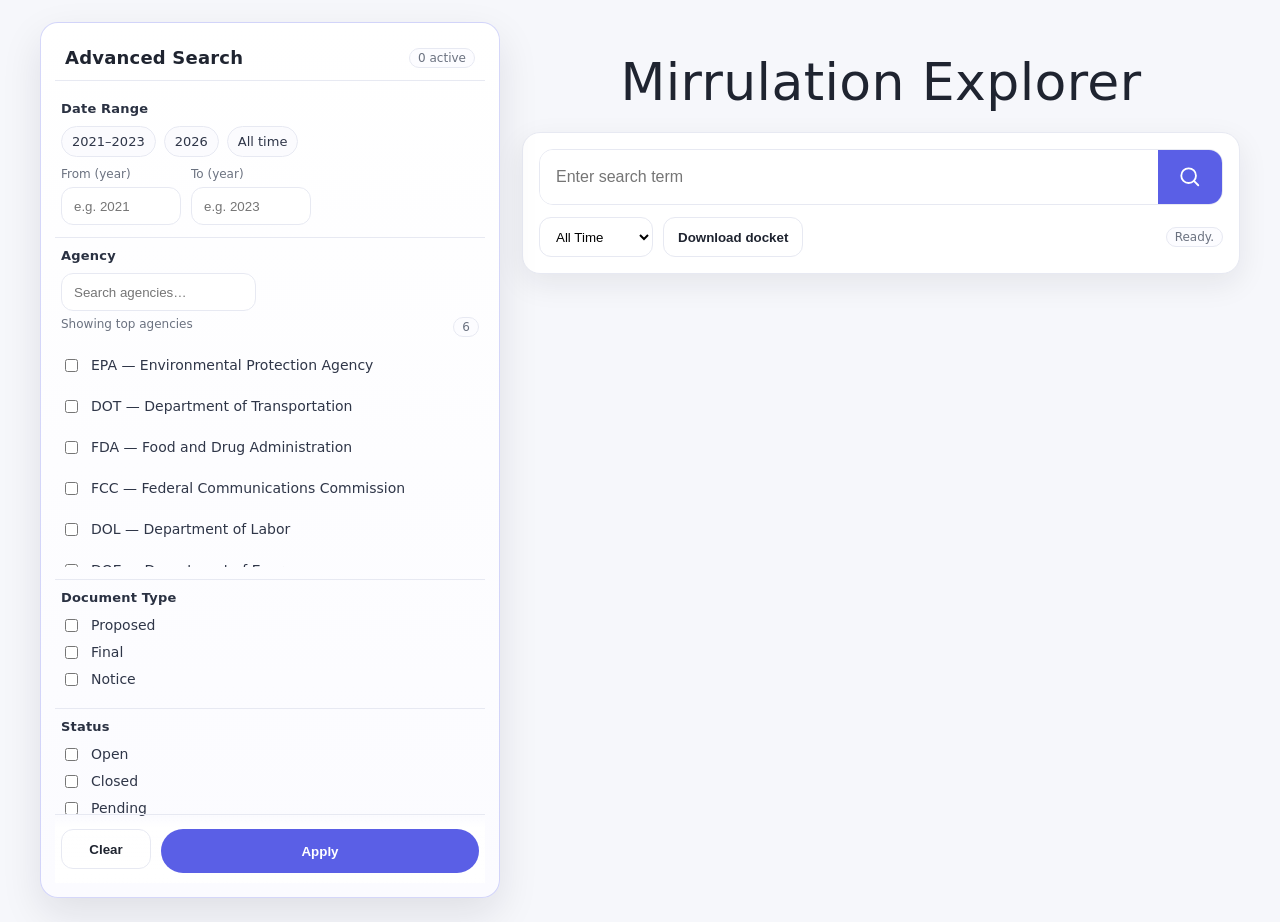
<file: templates/index.html>
<!doctype html>
<html lang="en">
<head>
  <meta charset="UTF-8" />
  <meta name="viewport" content="width=device-width, initial-scale=1.0" />
  <title>Mirrulation Explorer – Demo UI</title>
  <style>
    :root{
      --bg:#f6f7fb;
      --card:#ffffff;
      --text:#1f2430;
      --muted:#6b7280;
      --border:#e7e9f2;
      --shadow:0 10px 30px rgba(20,24,40,.08);
      --primary:#5a5fe6;
      --primary-dark:#4a50da;
      --radius:16px;
      --radius-sm:12px;
    }

    *{box-sizing:border-box}
    html,body{height:100%}
    body{
      margin:0;
      font-family: ui-sans-serif, system-ui, -apple-system, Segoe UI, Roboto, Helvetica, Arial;
      background:var(--bg);
      color:var(--text);
    }

    /* Topbar */
    header{
      width:min(1200px, calc(100% - 48px));
      margin:24px auto 0;
      background:var(--card);
      border:1px solid var(--border);
      border-radius:18px;
      padding:16px 18px;
      display:flex;
      align-items:center;
      justify-content:space-between;
      box-shadow:var(--shadow);
    }
    .brand{font-weight:600}
    .btn{
      height:40px;
      padding:0 14px;
      border-radius:999px;
      border:1px solid transparent;
      cursor:pointer;
      font-weight:700;
    }
    .btn.primary{background:var(--primary); color:white;}
    .btn.primary:hover{background:var(--primary-dark);}
    .btn.outline{background:white; border-color:var(--border); color:var(--text); border-radius:12px;}
    .btn.outline:hover{border-color:#cfd5ea;}
    .btn.ghost{background:transparent; border-color:var(--border); color:var(--text); border-radius:12px;}

    .app{
      width:min(1200px, calc(100% - 48px));
      margin:22px auto 28px;
      display:grid;
      grid-template-columns: 460px 1fr;
      gap: 22px;
      align-items:start;
    }

    aside{
      background:linear-gradient(180deg, #ffffff 0%, #fbfbff 100%);
      border:1px solid rgba(90, 95, 230, 0.25);
      border-radius:18px;
      box-shadow: 0 16px 40px rgba(20, 24, 40, .10);
      padding:14px;
      position:sticky;
      top:16px;
      max-height: calc(100vh - 24px);
      overflow:auto;
    }
    .aside-title{
      display:flex;
      align-items:center;
      justify-content:space-between;
      padding:10px 10px 12px;
      border-bottom:1px solid var(--border);
      margin-bottom:10px;
    }
    .aside-title h2{
      margin:0;
      font-size:18px;
      letter-spacing:.2px;
    }

    .section{
      padding:10px 6px 12px;
      border-bottom:1px solid var(--border);
    }
    .section:last-child{border-bottom:none;}
    .section h3{
      margin:0 0 10px;
      font-size:13px;
      color:#2a3142;
      letter-spacing:.2px;
    }

    .chip-row{display:flex; flex-wrap:wrap; gap:8px;}
    .chip{
      border:1px solid var(--border);
      background: #fbfbfe;
      color:#2f3648;
      padding:7px 10px;
      border-radius:999px;
      font-size:13px;
      cursor:pointer;
      user-select:none;
    }
    .chip.active{
      border-color: rgba(90,95,230,.35);
      background: rgba(90,95,230,.10);
      color:#232a3a;
      font-weight:700;
    }

    .row{
      display:flex;
      gap:10px;
      align-items:center;
      flex-wrap:wrap;
    }
    .field{
      display:flex;
      flex-direction:column;
      gap:6px;
      min-width: 120px;
    }
    .label{
      font-size:12px;
      color:var(--muted);
    }
    input[type="text"], input[type="number"]{
      height:38px;
      border-radius:12px;
      border:1px solid var(--border);
      padding:0 12px;
      outline:none;
      background:white;
    }
    input[type="text"]:focus, input[type="number"]:focus{
      border-color: rgba(90,95,230,.45);
      box-shadow: 0 0 0 4px rgba(90,95,230,.12);
    }

    .check{
      display:flex;
      gap:10px;
      align-items:center;
      font-size:14px;
      margin:8px 0;
      color:#2f3648;
    }
    .check input{transform:translateY(1px)}

    .mini-actions{
        position: sticky;
        bottom: 0;
        background: linear-gradient(180deg, rgba(255,255,255,0) 0%, rgba(255,255,255,0.95) 20%, #fff 100%);
        padding: 14px 6px 10px;
        margin-top: 10px;
        border-top: 1px solid var(--border);
    }

    .mini-actions .btn.primary{
        flex: 1;
        height: 44px;
    }

    .mini-actions .btn.ghost{
        width: 90px;
    }

    .mini-actions{
        display:flex;
        gap:10px;
    }


    /* Agency list */
    .agency-search{
      margin-bottom:10px;
    }
    .agency-list{
      display:flex;
      flex-direction:column;
      gap:6px;
      max-height: 220px;
      overflow:auto;
      padding-right: 2px;
    }
    .agency-meta{
      display:flex;
      justify-content:space-between;
      gap:10px;
      color:var(--muted);
      font-size:12px;
      margin-top:6px;
    }
    .pill{
      font-size:12px;
      color:var(--muted);
      border:1px solid var(--border);
      padding:2px 8px;
      border-radius:999px;
      background:#fcfcff;
    }

    main{
      background:transparent;
      min-height: 520px;
    }

    .hero{
      background:transparent;
      padding:18px 6px 10px;
      text-align:center;
    }
    .hero h1{
      margin:12px 0 10px;
      font-size:52px;
      font-weight:500;
      letter-spacing:.4px;
    }

    .tabs{
      display:flex;
      justify-content:center;
      gap:70px;
      flex-wrap:wrap;
      margin: 10px 0 16px;
    }
    .tab{
      color:var(--primary);
      text-decoration:none;
      font-weight:600;
      font-size:14px;
    }
    .tab:hover{text-decoration:underline}

    .search-card{
      background:var(--card);
      border:1px solid var(--border);
      border-radius:18px;
      box-shadow:var(--shadow);
      padding:16px;
      margin: 0 auto;
      width: min(820px, 100%);
    }

    .search-row{
      display:grid;
      grid-template-columns: 1fr 64px;
      border-radius:14px;
      overflow:hidden;
      border:1px solid var(--border);
    }
    .search-row input{
      height:54px;
      border:none;
      padding:0 16px;
      font-size:16px;
      outline:none;
      background:white;
    }
    .search-go{
      border:none;
      background:var(--primary);
      color:white;
      cursor:pointer;
      display:grid;
      place-items:center;
    }
    .search-go:hover{background:var(--primary-dark);}

    .bar{
      display:flex;
      justify-content:space-between;
      align-items:center;
      gap:12px;
      margin-top:12px;
      flex-wrap:wrap;
    }
    .bar-left{
      display:flex;
      gap:10px;
      flex-wrap:wrap;
      align-items:center;
    }
    select{
      height:40px;
      border-radius:12px;
      border:1px solid var(--border);
      padding:0 12px;
      background:white;
    }

    .results{
      margin:16px auto 0;
      width:min(900px, 100%);
      padding:0 6px;
      color:var(--muted);
      font-size:13px;
      text-align:left;
    }
    .results .box{
      background:rgba(255,255,255,.5);
      border:1px dashed #d8dcee;
      border-radius:16px;
      padding:14px;
      margin-top:10px;
    }

    .download-wrap{
      display:flex;
      justify-content:flex-end;
      margin-top:14px;
    }

    @media (max-width: 920px){
      .app{grid-template-columns: 1fr; }
      aside{position:relative; top:auto; max-height:none;}
      .hero h1{font-size:42px}
    }
  </style>
</head>

<body>


  <div class="app">
    <aside>
      <div class="aside-title">
        <h2>Advanced Search</h2>
        <span class="pill" id="activeCount">0 active</span>
      </div>

      <div class="section">
        <h3>Date Range</h3>

        <div class="chip-row" id="dateChips">
          <div class="chip" data-from="2021" data-to="2023">2021–2023</div>
          <div class="chip" data-from="2026" data-to="2026">2026</div>
          <div class="chip" data-from="" data-to="">All time</div>
        </div>

        <div style="height:10px"></div>

        <div class="row">
          <div class="field">
            <div class="label">From (year)</div>
            <input type="number" id="yearFrom" placeholder="e.g. 2021" min="1900" max="2100" />
          </div>
          <div class="field">
            <div class="label">To (year)</div>
            <input type="number" id="yearTo" placeholder="e.g. 2023" min="1900" max="2100" />
          </div>
        </div>
      </div>

      <div class="section">
        <h3>Agency</h3>
        <div class="agency-search">
          <input type="text" id="agencySearch" placeholder="Search agencies…" />
          <div class="agency-meta">
            <span id="agencyMetaText">Showing top agencies</span>
            <span class="pill" id="agencyShownCount">0</span>
          </div>
        </div>

        <div class="agency-list" id="agencyList"></div>
      </div>

      <div class="section">
        <h3>Document Type</h3>
        <label class="check"><input type="checkbox" class="flt" data-key="type" value="Proposed" /> Proposed</label>
        <label class="check"><input type="checkbox" class="flt" data-key="type" value="Final" /> Final</label>
        <label class="check"><input type="checkbox" class="flt" data-key="type" value="Notice" /> Notice</label>
      </div>

      <div class="section">
        <h3>Status</h3>
        <label class="check"><input type="checkbox" class="flt" data-key="status" value="Open" /> Open</label>
        <label class="check"><input type="checkbox" class="flt" data-key="status" value="Closed" /> Closed</label>
        <label class="check"><input type="checkbox" class="flt" data-key="status" value="Pending" /> Pending</label>
      </div>

      <div class="mini-actions">
        <button class="btn ghost" id="clearAll">Clear</button>
        <button class="btn primary" id="applyAll">Apply</button>
      </div>
    </aside>

    <main>
      <div class="hero">
        <h1>Mirrulation Explorer</h1>
      </div>

      <div class="search-card">
        <div class="search-row">
          <input id="q" placeholder="Enter search term" />
          <button class="search-go" id="searchBtn" aria-label="Search">
            <svg width="22" height="22" viewBox="0 0 24 24" fill="none" aria-hidden="true">
              <path d="M10.5 18.5a8 8 0 1 1 0-16 8 8 0 0 1 0 16Z" stroke="currentColor" stroke-width="2"/>
              <path d="M16.5 16.5 21 21" stroke="currentColor" stroke-width="2" stroke-linecap="round"/>
            </svg>
          </button>
        </div>

        <div class="bar">
          <div class="bar-left">
            <select id="timeSelect" aria-label="Time filter">
              <option value="all">All Time</option>
              <option value="year">Past Year</option>
              <option value="month">Past Month</option>
              <option value="week">Past Week</option>
            </select>

            <button class="btn outline" id="downloadBtn">Download docket</button>
          </div>

          <div class="pill" id="summaryPill">Ready.</div>
        </div>
      </div>

      <div class="download-wrap"></div>
    </main>
  </div>

  <script>
    // Demo data: "Top agencies"
    const TOP_AGENCIES = [
      { code: "EPA", name: "Environmental Protection Agency" },
      { code: "DOT", name: "Department of Transportation" },
      { code: "FDA", name: "Food and Drug Administration" },
      { code: "FCC", name: "Federal Communications Commission" },
      { code: "DOL", name: "Department of Labor" },
      { code: "DOE", name: "Department of Energy" },
    ];

    const ALL_AGENCIES = [
      ...TOP_AGENCIES,
      { code: "USDA", name: "Department of Agriculture" },
      { code: "HHS",  name: "Health and Human Services" },
      { code: "SEC",  name: "Securities and Exchange Commission" },
      { code: "FTC",  name: "Federal Trade Commission" },
      { code: "NOAA", name: "National Oceanic and Atmospheric Administration" },
      { code: "NHTSA",name: "National Highway Traffic Safety Administration" },
      { code: "OSHA", name: "Occupational Safety and Health Administration" },
      { code: "CDC",  name: "Centers for Disease Control and Prevention" },
      { code: "CMS",  name: "Centers for Medicare & Medicaid Services" },
      { code: "FEMA", name: "Federal Emergency Management Agency" },
      { code: "IRS",  name: "Internal Revenue Service" },
      { code: "VA",   name: "Department of Veterans Affairs" },
    ];

    const agencyListEl = document.getElementById("agencyList");
    const agencySearchEl = document.getElementById("agencySearch");
    const agencyMetaText = document.getElementById("agencyMetaText");
    const agencyShownCount = document.getElementById("agencyShownCount");

    const yearFromEl = document.getElementById("yearFrom");
    const yearToEl = document.getElementById("yearTo");
    const dateChipsEl = document.getElementById("dateChips");

    const clearAllBtn = document.getElementById("clearAll");
    const applyAllBtn = document.getElementById("applyAll");
    const searchBtn = document.getElementById("searchBtn");
    const downloadBtn = document.getElementById("downloadBtn");

    const qEl = document.getElementById("q");
    const timeSelect = document.getElementById("timeSelect");
    const debugBox = document.getElementById("debugBox");
    const activeCount = document.getElementById("activeCount");
    const summaryPill = document.getElementById("summaryPill");

    const state = {
      agencies: new Set(), // codes
      type: new Set(),
      status: new Set(),
      yearFrom: "",
      yearTo: "",
    };

    // Render agencies (top by default, searchable to full list)
    function renderAgencies(list, modeLabel) {
      agencyListEl.innerHTML = "";
      list.forEach(a => {
        const id = `agency_${a.code}`;
        const wrap = document.createElement("label");
        wrap.className = "check";
        wrap.htmlFor = id;

        const input = document.createElement("input");
        input.type = "checkbox";
        input.id = id;
        input.value = a.code;
        input.checked = state.agencies.has(a.code);
        input.addEventListener("change", () => {
          if (input.checked) state.agencies.add(a.code);
          else state.agencies.delete(a.code);
          updateActiveCount();
        });

        const text = document.createElement("span");
        text.textContent = `${a.code} — ${a.name}`;

        wrap.appendChild(input);
        wrap.appendChild(text);
        agencyListEl.appendChild(wrap);
      });

      agencyMetaText.textContent = modeLabel;
      agencyShownCount.textContent = `${list.length}`;
      updateActiveCount();
    }

    function updateActiveCount() {
      let n = 0;
      n += state.agencies.size;
      n += state.type.size;
      n += state.status.size;
      if (state.yearFrom) n += 1;
      if (state.yearTo) n += 1;
      activeCount.textContent = `${n} active`;
    }

    function getFiltersPayload() {
      return {
        q: qEl.value.trim(),
        quickTime: timeSelect.value,
        yearFrom: state.yearFrom || yearFromEl.value || "",
        yearTo: state.yearTo || yearToEl.value || "",
        agencies: [...state.agencies],
        type: [...state.type],
        status: [...state.status],
      };
    }

    function showPayload(messagePrefix) {
      const payload = getFiltersPayload();
      summaryPill.textContent = messagePrefix;
      debugBox.textContent = JSON.stringify(payload, null, 2);
      updateActiveCount();
    }

    // Checkbox sections
    document.querySelectorAll(".flt").forEach(cb => {
      cb.addEventListener("change", () => {
        const key = cb.dataset.key;
        const set = state[key];
        if (cb.checked) set.add(cb.value);
        else set.delete(cb.value);
        updateActiveCount();
      });
    });

    dateChipsEl.addEventListener("click", (e) => {
      const chip = e.target.closest(".chip");
      if (!chip) return;

      [...dateChipsEl.querySelectorAll(".chip")].forEach(c => c.classList.remove("active"));
      chip.classList.add("active");

      const from = chip.dataset.from;
      const to = chip.dataset.to;

      state.yearFrom = from || "";
      state.yearTo = to || "";

      yearFromEl.value = state.yearFrom;
      yearToEl.value = state.yearTo;

      updateActiveCount();
    });

    yearFromEl.addEventListener("input", () => { state.yearFrom = yearFromEl.value; updateActiveCount(); });
    yearToEl.addEventListener("input", () => { state.yearTo = yearToEl.value; updateActiveCount(); });

    // Agency search: if empty -> show TOP, else filter ALL
    agencySearchEl.addEventListener("input", () => {
      const q = agencySearchEl.value.trim().toLowerCase();
      if (!q) {
        renderAgencies(TOP_AGENCIES, "Showing top agencies");
        return;
      }
      const filtered = ALL_AGENCIES.filter(a =>
        a.code.toLowerCase().includes(q) || a.name.toLowerCase().includes(q)
      );
      renderAgencies(filtered, `Results for “${agencySearchEl.value.trim()}”`);
    });

    applyAllBtn.addEventListener("click", () => showPayload("Applied filters (demo)."));
    clearAllBtn.addEventListener("click", () => {
      state.agencies.clear();
      state.type.clear();
      state.status.clear();
      state.yearFrom = "";
      state.yearTo = "";

      yearFromEl.value = "";
      yearToEl.value = "";
      agencySearchEl.value = "";
      document.querySelectorAll(".flt").forEach(cb => (cb.checked = false));
      [...dateChipsEl.querySelectorAll(".chip")].forEach(c => c.classList.remove("active"));

      renderAgencies(TOP_AGENCIES, "Showing top agencies");
      summaryPill.textContent = "Cleared.";
      debugBox.textContent = "Filters cleared. Click Apply or Search to see payload again.";
      updateActiveCount();
    });

    // Search + Download (demo)
    searchBtn.addEventListener("click", () => showPayload("Searching (demo)…"));
    qEl.addEventListener("keydown", (e) => { if (e.key === "Enter") searchBtn.click(); });

    downloadBtn.addEventListener("click", () => {
      const payload = getFiltersPayload();
      const csv = [
        "key,value",
        `q,${JSON.stringify(payload.q)}`,
        `quickTime,${JSON.stringify(payload.quickTime)}`,
        `yearFrom,${JSON.stringify(payload.yearFrom)}`,
        `yearTo,${JSON.stringify(payload.yearTo)}`,
        `agencies,${JSON.stringify(payload.agencies)}`,
        `type,${JSON.stringify(payload.type)}`,
        `status,${JSON.stringify(payload.status)}`,
      ].join("\\n");

      const blob = new Blob([csv], { type: "text/csv;charset=utf-8" });
      const url = URL.createObjectURL(blob);
      const a = document.createElement("a");
      a.href = url;
      a.download = "mirrulations-docket-demo.csv";
      document.body.appendChild(a);
      a.click();
      a.remove();
      URL.revokeObjectURL(url);

      summaryPill.textContent = "Downloaded (demo CSV).";
    });

    // Initial render
    renderAgencies(TOP_AGENCIES, "Showing top agencies");
    updateActiveCount();
  </script>
</body>
</html>
</file>
